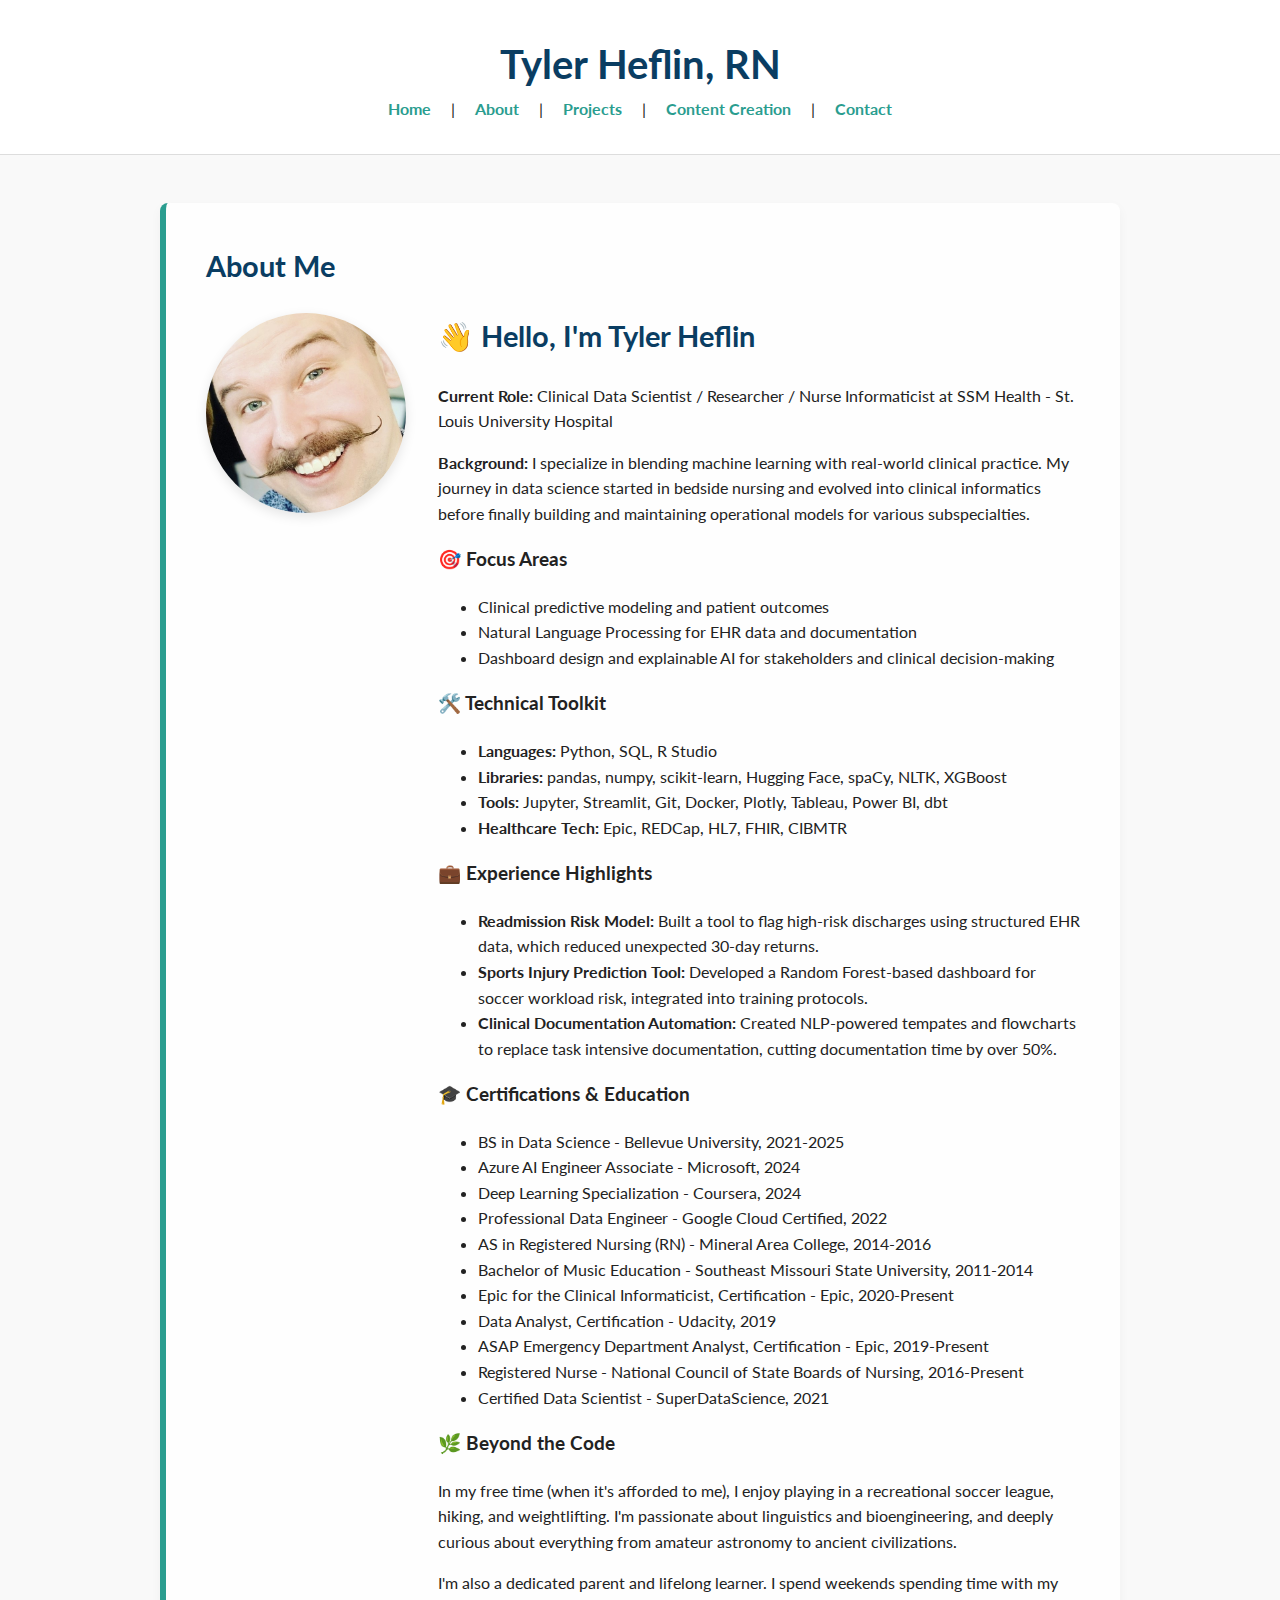
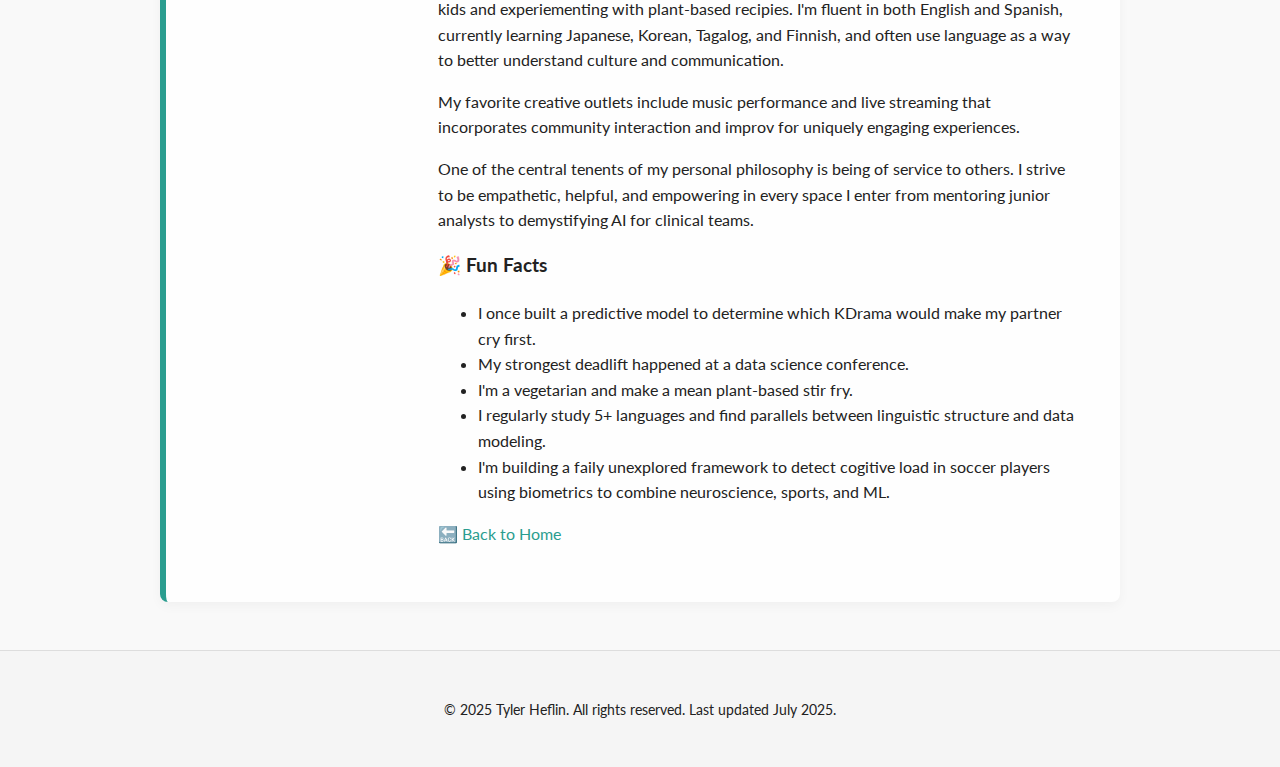
<file: about.html>
<!DOCTYPE html>
<html lang="en">
<head>
  <meta charset="UTF-8" />
  <title>About - Tyler Heflin, BS, RN</title>
  <meta name="viewport" content="width=device-width, initial-scale=1" />
  <link rel="stylesheet" href="styles.css" />
</head>
<body>
  <header>
    <h1>Tyler Heflin, RN</h1>
    <nav>
      <a href="index.html">Home</a> |
      <a href="about.html">About</a> |
      <a href="projects/index.html">Projects</a> |
      <a href="index.html#content">Content Creation</a> |
      <a href="index.html#contact">Contact</a>
    </nav>
  </header>

  <section class="section-block about-block">
    <h2>About Me</h2>
    <div class="about-container">
      <img src="profile.jpg" alt="Profile photo" class="profile-photo" />
      <div class="about-text">
        <h2>👋 Hello, I'm Tyler Heflin</h2>
        <p><strong>Current Role:</strong> Clinical Data Scientist / Researcher / Nurse Informaticist at SSM Health - St. Louis University Hospital</p>
        <p><strong>Background:</strong> I specialize in blending machine learning with real-world clinical practice. My journey in data science started in bedside nursing and evolved into clinical informatics before finally building and maintaining operational models for various subspecialties.</p>

        <h3>🎯 Focus Areas</h3>
        <ul>
          <li>Clinical predictive modeling and patient outcomes</li>
          <li>Natural Language Processing for EHR data and documentation</li>
          <li>Dashboard design and explainable AI for stakeholders and clinical decision-making</li>
        </ul>

        <h3>🛠️ Technical Toolkit</h3>
        <ul>
          <li><strong>Languages:</strong> Python, SQL, R Studio</li>
          <li><strong>Libraries:</strong> pandas, numpy, scikit-learn, Hugging Face, spaCy, NLTK, XGBoost</li>
          <li><strong>Tools:</strong> Jupyter, Streamlit, Git, Docker, Plotly, Tableau, Power BI, dbt</li>
          <li><strong>Healthcare Tech:</strong> Epic, REDCap, HL7, FHIR, CIBMTR</li>
        </ul>

        <h3>💼 Experience Highlights</h3>
        <ul>
          <li><strong>Readmission Risk Model:</strong> Built a tool to flag high-risk discharges using structured EHR data, which reduced unexpected 30-day returns.</li>
          <li><strong>Sports Injury Prediction Tool:</strong> Developed a Random Forest-based dashboard for soccer workload risk, integrated into training protocols.</li>
          <li><strong>Clinical Documentation Automation:</strong> Created NLP-powered tempates and flowcharts to replace task intensive documentation, cutting documentation time by over 50%.</li>
        </ul>

        <h3>🎓 Certifications & Education</h3>
        <ul>
          <li>BS in Data Science - Bellevue University, 2021-2025</li>
          <li>Azure AI Engineer Associate - Microsoft, 2024</li>
          <li>Deep Learning Specialization - Coursera, 2024</li>
          <li>Professional Data Engineer - Google Cloud Certified, 2022</li>
          <li>AS in Registered Nursing (RN) - Mineral Area College, 2014-2016</li>
          <li>Bachelor of Music Education - Southeast Missouri State University, 2011-2014</li>
          <li>Epic for the Clinical Informaticist, Certification - Epic, 2020-Present</li>
          <li>Data Analyst, Certification - Udacity, 2019</li>
          <li>ASAP Emergency Department Analyst, Certification - Epic, 2019-Present</li>
          <li>Registered Nurse - National Council of State Boards of Nursing, 2016-Present</li>
          <li>Certified Data Scientist - SuperDataScience, 2021</li>
        </ul>

        <h3>🌿 Beyond the Code</h3>
        <p>
          In my free time (when it's afforded to me), I enjoy playing in a recreational soccer league, hiking, and weightlifting. I'm passionate about linguistics and bioengineering, and deeply curious about everything from amateur astronomy to ancient civilizations.
        </p>
        <p>
          I'm also a dedicated parent and lifelong learner. I spend weekends spending time with my kids and experiementing with plant-based recipies. I'm fluent in both English and Spanish, currently learning Japanese, Korean, Tagalog, and Finnish, and often use language as a way to better understand culture and communication.
        </p>
        <p>
          My favorite creative outlets include music performance and live streaming that incorporates community interaction and improv for uniquely engaging experiences.
        </p>
        <p>
          One of the central tenents of my personal philosophy is being of service to others. I strive to be empathetic, helpful, and empowering in every space I enter from mentoring junior analysts to demystifying AI for clinical teams.
        </p>

        <h3>🎉 Fun Facts</h3>
        <ul>
          <li>I once built a predictive model to determine which KDrama would make my partner cry first.</li>
          <li>My strongest deadlift happened at a data science conference.</li>
          <li>I'm a vegetarian and make a mean plant-based stir fry.</li>
          <li>I regularly study 5+ languages and find parallels between linguistic structure and data modeling.</li>
          <li>I'm building a faily unexplored framework to detect cogitive load in soccer players using biometrics to combine neuroscience, sports, and ML.</li>
        </ul>

        <p><a href="index.html" class9="cta-button">🔙 Back to Home</a></p>
      </div>
    </div>
  </section>

  <footer>
    <p>© 2025 Tyler Heflin. All rights reserved. Last updated July 2025.</p>
  </footer>
</body>
</html>
</file>
<file: styles.css>
/* ===== Base & Typography =====*/
@import url('https://fonts.googleapis.com/css2?family=Lato:wght@400;700&display=swap');

*,
*::before,
*::after {
  box-sizing: border-box;
}

html {
  font-size: 100%;
}

body {
  margin: 0;
  font-family: 'Lato', sans-serif;
  line-height: 1.6;
  background-color: #f9f9f9;
  color: #222;
}

img {
  mx-width: 100%;
  height: auto;
  display: block;
}

/* ===== Links & Buttons =====*/
a {
  color: #2a9d8f;
  text-decoration: none;
}

a:hover {
  text-decoration: underline;
}

.cta-button {
  display: inline-block;
  background: #2a9d8f;
  color: #fff;
  padding: 0.6rem 1.2rem;
  border-radius: 4px;
  font-weight: 700;
  transition: background 0.3s ease;
}

.cta-button:hover {
  background: #23867c;
}

/* ===== Layout =====*/
header {
  background: #fff;
  padding: 2rem 1rem;
  text-align: center;
  border-bottom: 1px solid #ddd;
}

header h1 {
  margin: 0;
  font-size: 2.5rem;
  color: #0a3d62;
}

header p {
  margin: 0.5rem 0 1.5rem;
  font-size: 1.2rem;
}

nav a {
  margin: 0 1rem;
  font-size: 1rem;
  font-weight: 700;
}

section {
  max-width: 960px;
  margin: 3rem auto;
  padding: 0 1rem;
}

/* =====Section Blocks =====*/
.section-block {
  padding: 2.5rem;
  margin-bottom: 3rem;
  border-radius: 8px;
  box-shadow: 0 4px 12px rgba(0, 0, 0, 0.04);
}

.section-block h2 {
  margin-top: 0;
  font-size: 1.8rem;
  color: #0a3d62;
}

/* ===== Section-specific colors =====*/
.about-block {
  background-color: #fefefe;
  border-left: 6px solid #2a9d8f;
}

.featured-block {
  background-color: #f4f6f9;
  border-left: 6px solid #2a9d8f;
}

.additional-block {
  background-color: #e0f7fa;
  border-left: 6px solid #0077b6;
}

.content-block {
  background-color: #f0f4ff;
  border-left: 6px solid #5e60ce;
}

.contact-block {
  background-color: #f7f7f7;
  border-left: 6px solid #00b894;
}

/* ===== About Section =====*/
.about-container {
  display: flex;
  align-items: flex-start;
  flex-wrap: wrap;
  gap: 2rem;
}

.profile-photo {
  width: 200px;
  height: 200px;
  object-fit: cover;
  border-radius: 50%;
  box-shadow: 0 4px 12px rgba(0, 0, 0, 0.1);
}

.about-text {
  flex: 1;
  min-width: 250px;
}

/* ===== Project Cards ===== */
.project-grid-3 {
  display: grid;
  gap: 2rem;
  grid-template-columns: repeat(1, 1fr);
}

@media (min-width: 768px) {
  .project-grid-3 {
    grid-template-columns: repeat(2, 1fr);
  }
}

@media (min-width: 1024px) {
  .project-grid-3 {
    grid-template-columns: repeat(3, 1fr);
  }
}

.project-grid-2 {
  display: grid;
  gap: 2rem;
  grid-template-columns: repeat(1, 1fr);
}

@media (min-width: 768px) {
  .project-grid-2 {
    grid-template-columns: repeat(2, 1fr);
  }
}

.project-card {
  background: #fff;
  border-radius: 8px;
  border: 1px solid #e0e0e0;
  box-shadow: 0 3px 8px rgba(0, 0, 0, 0.04);
  overflow: hidden;
  transition: transform 0.3s ease, box-shadow 0.3s ease;
}

.project-card:hover {
  transform: translateY(-4px);
  box-shadow: 0 8px 20px rgba(0, 0, 0, 0.08);
}

.project-card img {
  width: 100%;
  display: block;
}

.project-card h3 {
  margin: 1rem;
  font-size: 1.25rem;
  color: #0a3d62;
}

.project-card p {
  margin: 0 1rem 1rem;
  font-size: 0.95rem;
  color: #444;
}

.project-card p a {
  font-weight: 700;
}

/* ===== Footer ===== */
footer {
  text-align: center;
  padding: 2rem 1rem;
  background: #f5f5f5;
  border-top: 1px solid #ddd;
  font-size: 0.9rem;
}

footer img {
  margin-top: 0.5rem;
}
</file>
